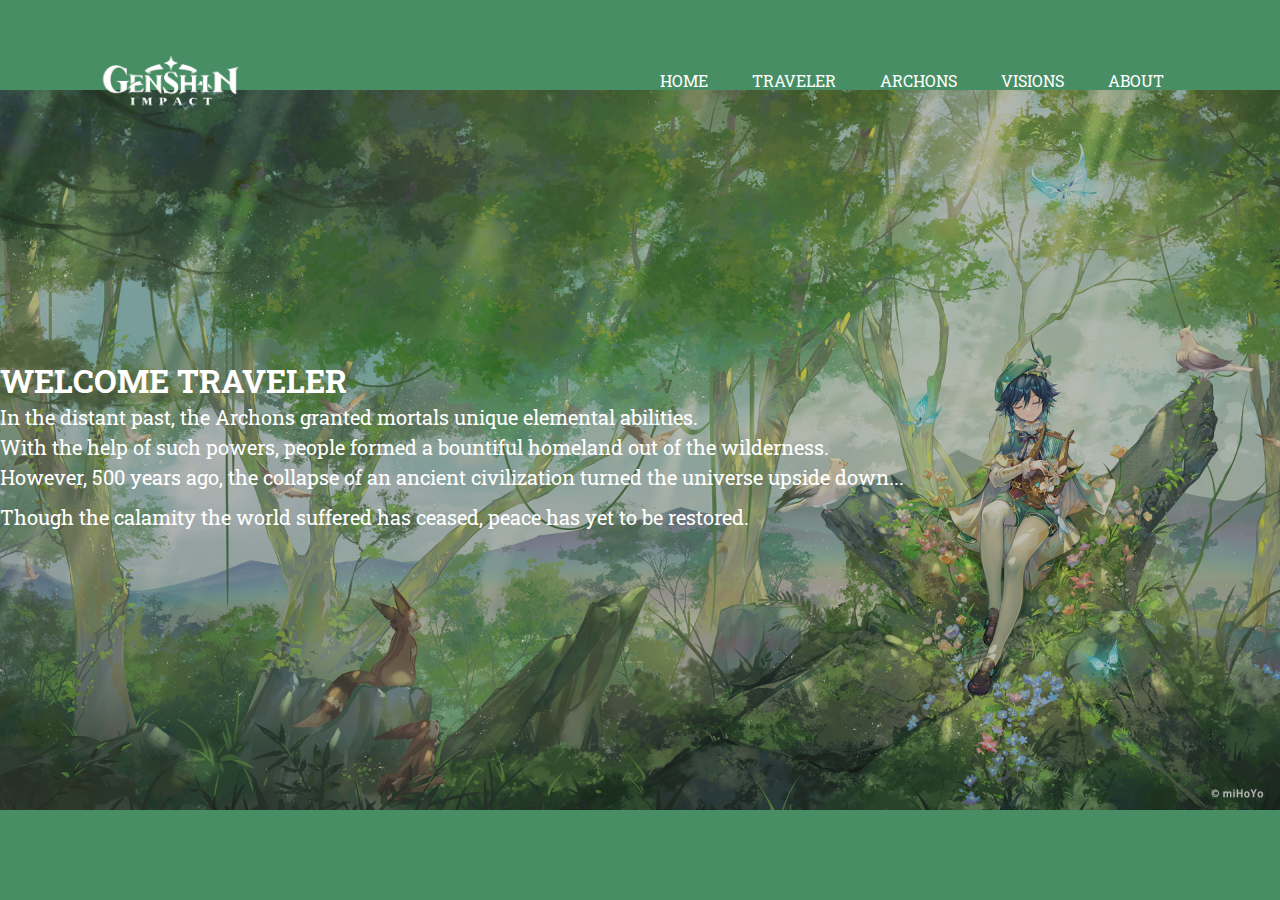
<file: index.html>
<!DOCTYPE html>
<html lang="en">
    <head>
        <meta charset="utf-8">
        <link rel="preconnect" href="https://fonts.googleapis.com">
        <link rel="preconnect" href="https://fonts.gstatic.com" crossorigin>
        <link href="https://fonts.googleapis.com/css2?family=Roboto+Slab&display=swap" rel="stylesheet">
        <title>Tevyalmanac: Venti's Introduction to Genshin Impact</title>
        <style>
            * {
                margin: 0;
                padding: 0;
                font-family: 'Roboto Slab', serif;
            }

            .banner{
                background-image: linear-gradient(rgba(0,0,0,0.25),rgba(0,0,0,0.25)),url(homebackground.jpg);
                background-color: #60bd85;
                width: 100%;
                height: 100vh;
                background-size: 100%;
                background-position: center;
                background-repeat: no-repeat;
                background-attachment: fixed;
            }
            #nav {
                width: 85%;
                margin: auto;
                padding: 35px 0;
                display: flex;
                align-items: center;
                justify-content: space-between;
            }

            .logo {
            width: 150px;
            }

            #nav ul li {
                list-style: none;
                display: inline-block;
                margin: 0 20px;
                position: relative;
            }

            #nav ul li a{
                text-decoration: none;
                color: white;
                text-transform: uppercase;
            }

            #nav ul li::after{
                content: '';
                height: 3px;
                width: 0;
                background: lightgreen;
                position: absolute;
                left: 0;
                bottom: -10px;
                transition: 0.3s;
            }

            #nav ul li:hover::after{
                width: 100%;
            }

            .intro {
                position: absolute;
                width: 100%;
                position: absolute;
                top: 50%;
                transform: translateY(-50%);
                text-align: left;
                color: white;
            }

            p.medium {
                line-height: 1.5;
                font-size: 20px;

            }

            p.big{
                line-height: 2.5;
                font-size: 20px;

            }

           
        </style>
    </head>
    <body>
        <div class="banner">
            <div id="nav">
                <img src="logo.png" class="logo" alt="genshinlogo">
                <a href="index.html"></a>
                <ul>
                    <li><a href="index.html">Home</a></li>
                    <li><a href="traveler.html">Traveler</a></li>
                    <li><a href="archons.html">Archons</a></li>
                    <li><a href="visions.html">Visions</a></li>
                    <li><a href="about.html">About</a></li>
                </ul>
            </div>

        </div>


        <div class="intro">
            <h1>WELCOME TRAVELER</h1>
            <p class="medium">In the distant past, the Archons granted mortals unique elemental abilities.<br>
            With the help of such powers, people formed a bountiful homeland out of the wilderness.<br>
            However, 500 years ago, the collapse of an ancient civilization turned the universe upside down...</p>
            <p class="big">Though the calamity the world suffered has ceased, peace has yet to be restored.</p>
        </div>
        
    </body>
</html>
</file>
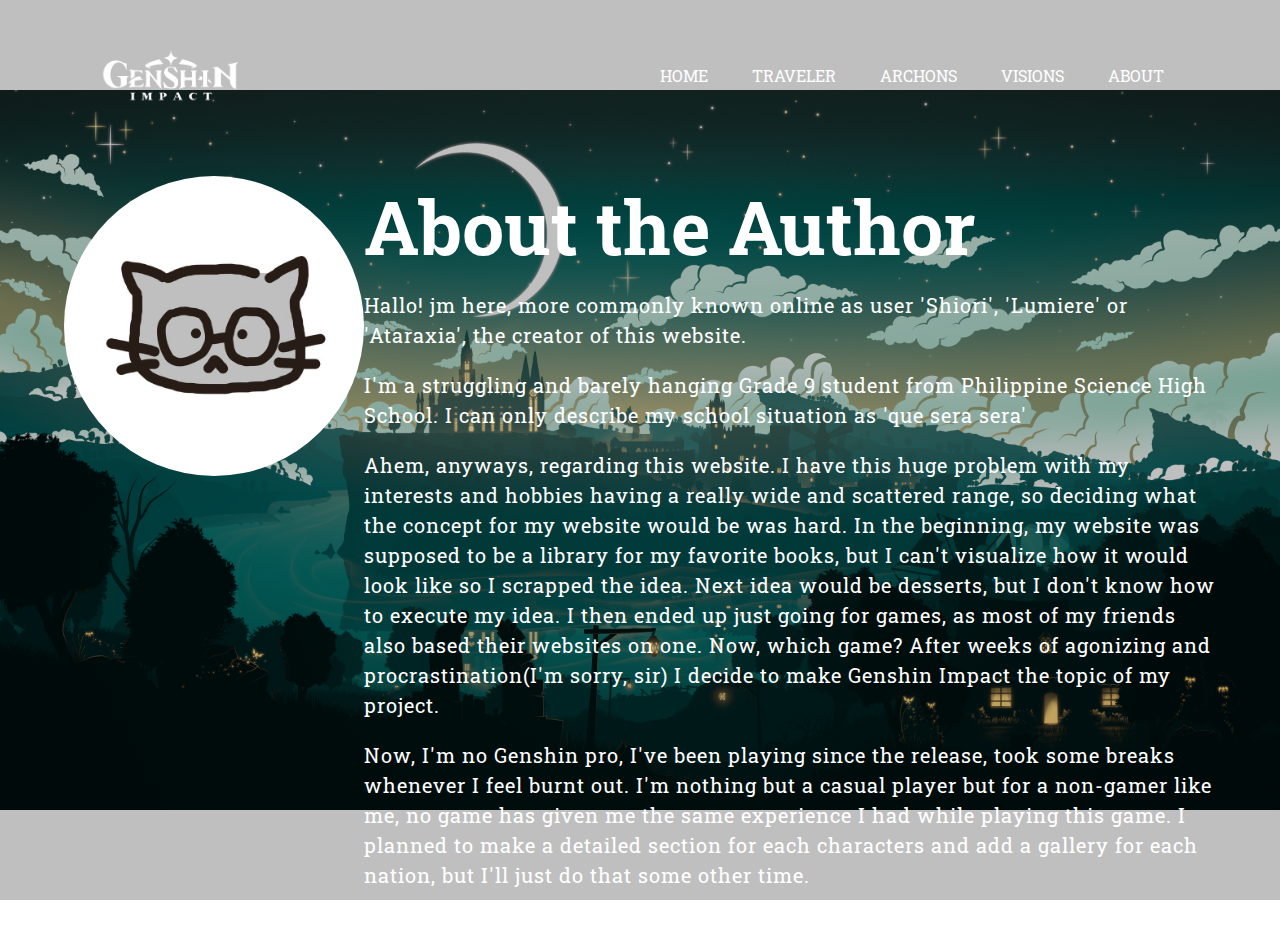
<file: about.html>
<!DOCTYPE html>
<html lang="en">
    <head>
        <meta charset="utf-8">
        <link rel="preconnect" href="https://fonts.googleapis.com">
        <link rel="preconnect" href="https://fonts.gstatic.com" crossorigin>
        <link href="https://fonts.googleapis.com/css2?family=Roboto+Slab&display=swap" rel="stylesheet">
        <title>Tevyalmanac: Venti's Introduction to Genshin Impact</title>
        <style>
            * {
                margin: 0;
                padding: 0;
                font-family: 'Roboto Slab', serif;
                box-sizing: border-box;
            }

            .banner{
                background-image: linear-gradient(rgba(0,0,0,0.25),rgba(0,0,0,0.25)),url(abtmebg.jpg);
                width: 100%;
                height: 100vh;
                background-size: 100%;
                background-position: center;
                background-repeat: no-repeat;
                background-attachment: fixed;
            }
            #nav {
                width: 85%;
                margin: auto;
                padding: 30px 0;
                display: flex;
                align-items: center;
                justify-content: space-between;
            }

            .logo {
            width: 150px;
            }

            #nav ul li {
                list-style: none;
                display: inline-block;
                margin: 0 20px;
                position: relative;
            }

            #nav ul li a{
                text-decoration: none;
                color: white;
                text-transform: uppercase;
            }

            #nav ul li::after{
                content: '';
                height: 3px;
                width: 0;
                background: #41787d;
                position: absolute;
                left: 0;
                bottom: -10px;
                transition: 0.3s;
            }

            #nav ul li:hover::after{
                width: 100%;
            }
            .about{
                width: 100%;
                height: 80vh;
                display: flex;
                padding: 25px 0px;                
            }
            .catto{
                height: 300px;
                width: 300px;
                border-radius: 50%;
                background-position: center;
                justify-content: center;
            }
            .about-body{
                width: 1000px;
            }
            .author{
                width: 1800px;
                max-width: 90%;
                margin: 0 auto;
                display: flex;
                justify-content: space-around;
            }
            .about-body h1{
                color: white;
                font-size: 75px;
                margin-bottom: 15px;
            }
            .about-body p{
                color: white;
                letter-spacing: 1px;
                line-height: 30px;
                font-size: 20px;
                margin-bottom: 20px;
            
            }

        </style>
    </head>
    <body>
        <div class="banner">
            <div id="nav">
                <img src="logo.png" class="logo" alt="genshinlogo">
                <a href="index.html"></a>
                <ul>
                    <li><a href="index.html">Home</a></li>
                    <li><a href="traveler.html">Traveler</a></li>
                    <li><a href="archons.html">Archons</a></li>
                    <li><a href="visions.html">Visions</a></li>
                    <li><a href="about.html">About</a></li>
                </ul>
            </div>
            <section class="about">
                <div class="author">
                    <img src="catto.jpg" class="catto" alt="catto">
                    <div class="about-body">
                        <h1>About the Author</h1>
                        <p>Hallo! jm here, more commonly known online as user 'Shiori', 'Lumiere' or 'Ataraxia', the creator of this website.</p>
                        <p>I'm a struggling and barely hanging Grade 9 student from Philippine Science High School. I can only describe my school situation as 'que sera sera'</p>
                        <p>Ahem, anyways, regarding this website. I have this huge problem with my interests and hobbies having a really wide and scattered range, so deciding
                        what the concept for my website would be was hard. In the beginning, my website was supposed to be a library for my favorite books, but I can't visualize
                        how it would look like so I scrapped the idea. Next idea would be desserts, but I don't know how to execute my idea. I then ended up just going for games, as 
                        most of my friends also based their websites on one. Now, which game? After weeks of agonizing and procrastination(I'm sorry, sir) I decide to make Genshin 
                        Impact the topic of my project.</p>
                        <p>Now, I'm no Genshin pro, I've been playing since the release, took some breaks whenever I feel burnt out. I'm nothing but a casual player but for a non-gamer like me,
                        no game has given me the same experience I had while playing this game. I planned to make a detailed section for each characters and add a gallery for each nation, but I'll just do that some other time.</p>
                        <p>I love this game so much and I hope you enjoy roaming on this website.</p>
                    </div>

                </div>
            </section>

        </div>


        
        
    </body>
</html>
</file>
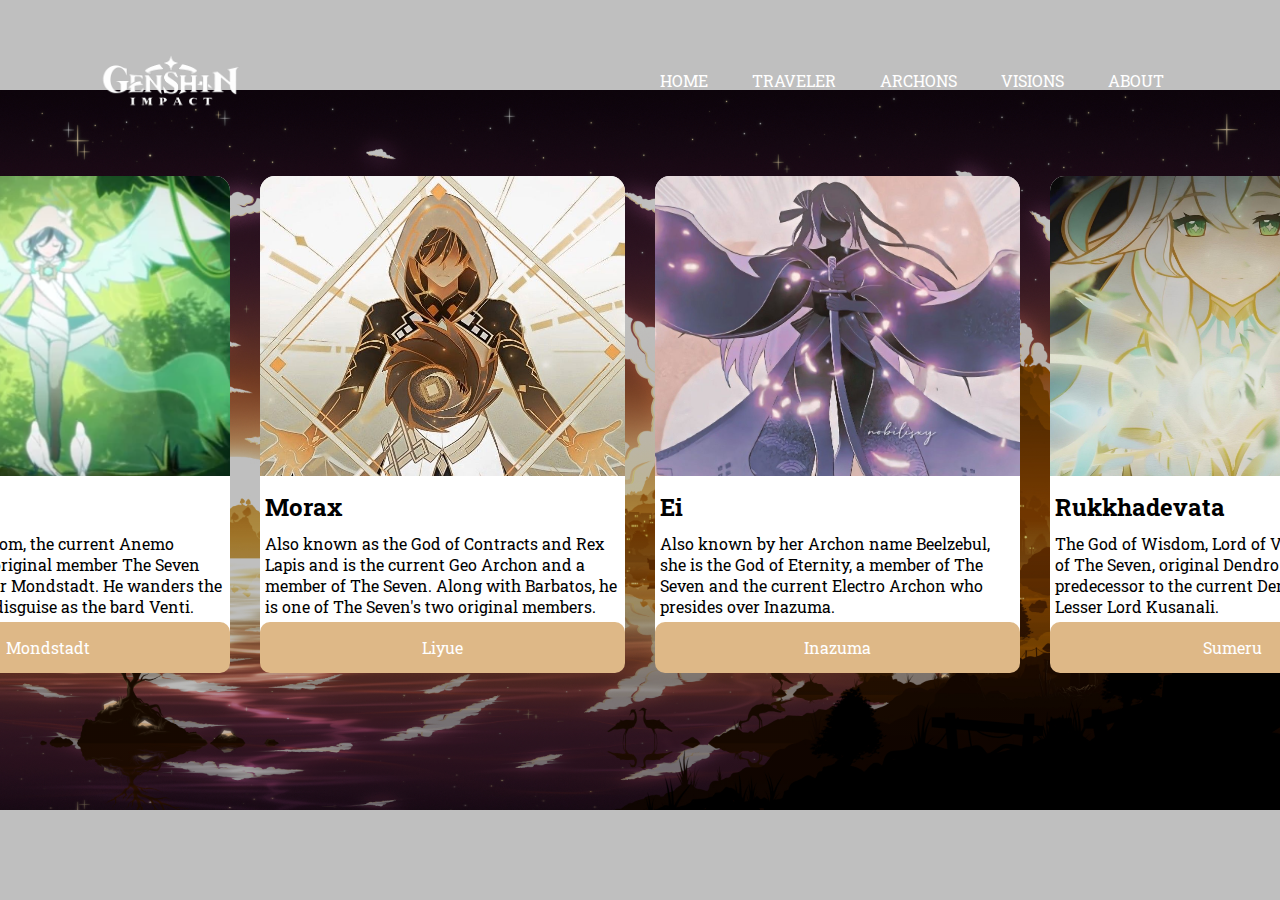
<file: archons.html>
<!DOCTYPE html>
<html lang="en">
    <head>
        <meta charset="utf-8">
        <link rel="preconnect" href="https://fonts.googleapis.com">
        <link rel="preconnect" href="https://fonts.gstatic.com" crossorigin>
        <link href="https://fonts.googleapis.com/css2?family=Roboto+Slab&display=swap" rel="stylesheet">
        <title>Tevyalmanac: Venti's Introduction to Genshin Impact</title>
        <style>
            * {
                margin: 0;
                padding: 0;
                font-family: 'Roboto Slab', serif;
            }

            .banner{
                background-image: linear-gradient(rgba(0,0,0,0.25),rgba(0,0,0,0.25)),url(archonsbg.jpg);
                width: 100%;
                height: 100vh;
                background-size: 100%;
                background-position: center;
                background-repeat: no-repeat;
            }
            #nav {
                width: 85%;
                margin: auto;
                padding: 35px 0;
                display: flex;
                align-items: center;
                justify-content: space-between;
            }

            .logo {
            width: 150px;
            }

            #nav ul li {
                list-style: none;
                display: inline-block;
                margin: 0 20px;
                position: relative;
            }

            #nav ul li a{
                text-decoration: none;
                color: white;
                text-transform: uppercase;
            }

            #nav ul li::after{
                content: '';
                height: 3px;
                width: 0;
                background: #cc827c;
                position: absolute;
                left: 0;
                bottom: -10px;
                transition: 0.3s;
            }

            #nav ul li:hover::after{
                width: 100%;
            }
            .container{
                display: flex;
                justify-content: center;
            }
            .card{
               background: white; 
               width: 365px;
               margin: 15px;
               border-radius: 15px;
            }
            .statue{
                height: 300px;
                margin-bottom: 10px;
                border-radius: 15px 15px 0 0;
            }
            .barbatos{
                background-image: url(barbatos.png);
                background-size: cover;
            }
            .morax{
                background-image: url(morax.jpg);
                background-size: cover;
            }
            .raiden{
                background-image: url(baal.jpg);
                background-size: cover;
                background-position: center;
            }
            .kusanali{
                background-image: url(rukkhadevata.jpg);
                background-size: cover;
            }
            .card h2 {
                padding: 5px;
            }
            .card p{
                padding: 5px;
            }
            button {
            background-color: burlywood; 
            border: none;
            color: white;
            padding: 15px 32px;
            text-decoration: none;
            display: block;
            font-size: 16px;
            border-radius: 10px;
            width: 365px;
            ;
            }

          
        </style>
    </head>
    <body>
        <div class="banner">
            <div id="nav">
                <img src="logo.png" class="logo" alt="genshinlogo">
                <ul>
                    <li><a href="index.html">Home</a></li>
                    <li><a href="traveler.html">Traveler</a></li>
                    <li><a href="archons.html">Archons</a></li>
                    <li><a href="visions.html">Visions</a></li>
                    <li><a href="about.html">About</a></li>
                </ul>
            </div>  
            <section class="container">
                <div class="card">
                    <div class="statue barbatos"></div>
                    <h2>Barbatos</h2>
                    <p>The God of Freedom, the current Anemo Archon, and an original member The Seven who presides over Mondstadt. He wanders the world in mortal disguise as the bard Venti.
                    </p>
                    <button type="button">Mondstadt</button>
                </div>
                <div class="card">
                    <div class="statue morax"></div>
                    <h2>Morax</h2>
                    <p>Also known as the God of Contracts and Rex Lapis and is the current Geo Archon and a member of The Seven. Along with Barbatos, he is one of The Seven's two original members.</p>
                    <button type="button">Liyue</button>
                </div>
                <div class="card">
                    <div class="statue raiden"></div>
                    <h2>Ei</h2>
                    <p>Also known by her Archon name Beelzebul, she is the God of Eternity, a member of The Seven and the current Electro Archon who presides over Inazuma.</p>
                    <button type="button">Inazuma</button>
                </div>
                <div class="card">
                    <div class="statue kusanali"></div>
                    <h2>Rukkhadevata</h2>
                    <p>The God of Wisdom, Lord of Verure, a member of The Seven, original Dendro Archon and the predecessor to the current Dendro Archon, Lesser Lord Kusanali.</p>
                    <button type="button">Sumeru</button>
                </div> 
            </section>
            </div>
        
         
        

            


       
    </body>
</html>
</file>
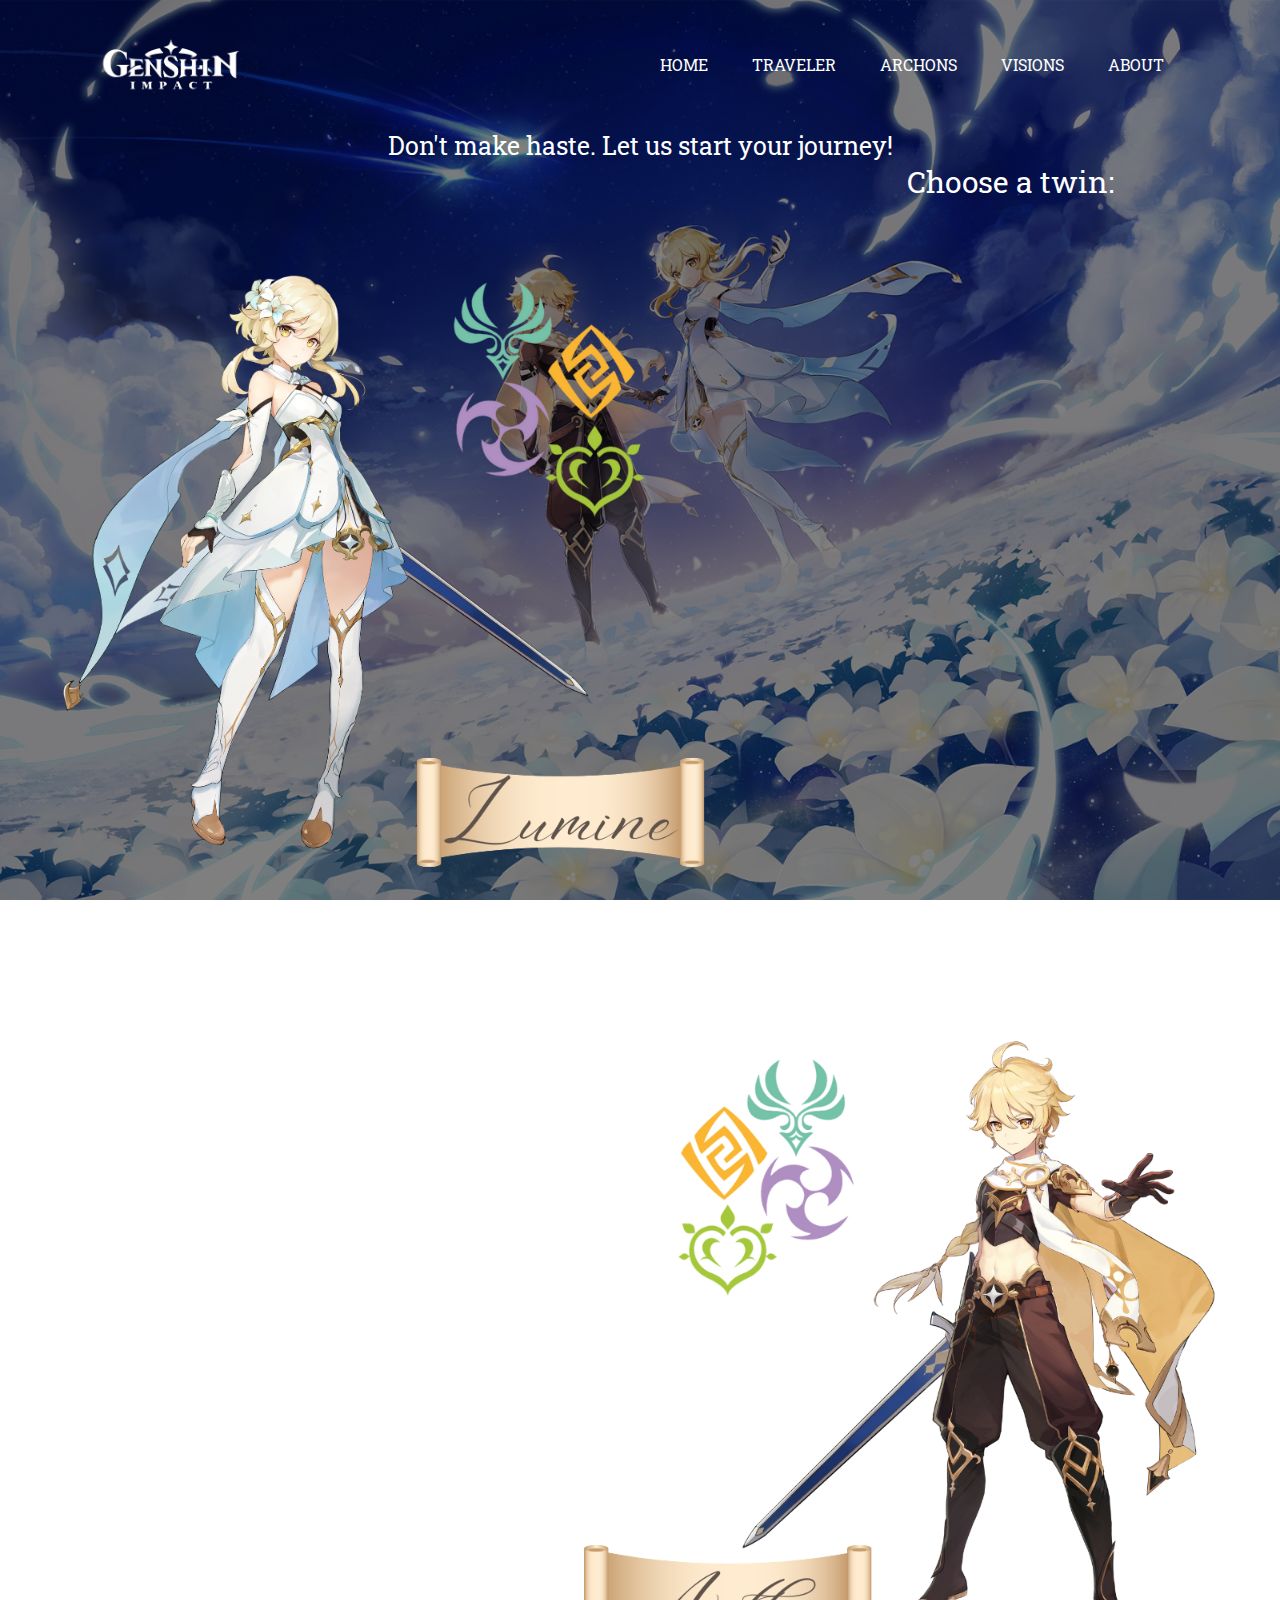
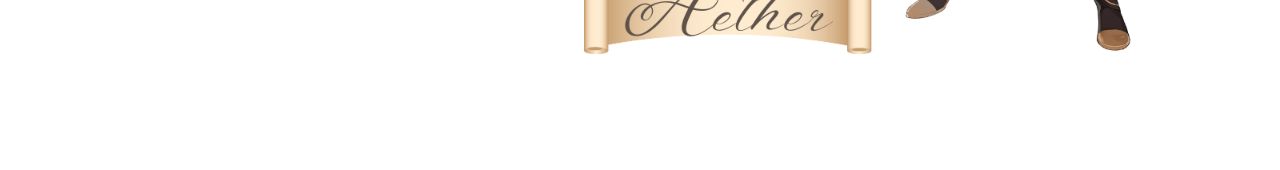
<file: traveler.html>
<!DOCTYPE html>
<html lang="en">
    <head>
        <meta charset="utf-8">
        <link rel="preconnect" href="https://fonts.googleapis.com">
        <link rel="preconnect" href="https://fonts.gstatic.com" crossorigin>
        <link href="https://fonts.googleapis.com/css2?family=Roboto+Slab&display=swap" rel="stylesheet">
        <title>Tevyalmanac: Venti's Introduction to Genshin Impact</title>
        <style>
            * {
                margin: 0;
                padding: 0;
                font-family: 'Roboto Slab', serif;
            }

            .banner{
                background-image: linear-gradient(rgba(0,0,0,0.5),rgba(0,0,0,0.5)),url(twins.jpg);
                background-size: cover;
                width: 100%;
                height: 125vh;
                background-position: center;
                background-repeat: no-repeat;
                background-attachment: fixed;
            }
            #nav {
                width: 85%;
                margin: auto;
                padding: 19px 0;
                display: flex;
                align-items: center;
                justify-content: space-between;
            }

            .logo {
            width: 150px;
            }

            #nav ul li {
                list-style: none;
                display: inline-block;
                margin: 0 20px;
                position: relative;
            }

            #nav ul li a{
                text-decoration: none;
                color: white;
                text-transform: uppercase;
            }

            #nav ul li::after{
                content: '';
                height: 3px;
                width: 0;
                background: #556fab;
                position: absolute;
                left: 0;
                bottom: -10px;
                transition: 0.3s;
            }

            #nav ul li:hover::after{
                width: 100%;
            }
            .onecol{
                float: left; 
                border-radius: 0px 15px 0px 0px;
            }
            .twocol{
                float: right; 
                border-radius: 0px 15px 0px 0px;
            }
            .midcol{
                border-radius: 0px 15px 0px 0px;
            }
          
        </style>
    </head>
    <body>
        <div class="banner">
            <div id="nav">
                <img src="logo.png" class="logo" alt="genshinlogo">
                <ul>
                    <li><a href="index.html">Home</a></li>
                    <li><a href="traveler.html">Traveler</a></li>
                    <li><a href="archons.html">Archons</a></li>
                    <li><a href="visions.html">Visions</a></li>
                    <li><a href="about.html">About</a></li>
                </ul>
            </div>
            <div class="row">
                <p class="question" style="margin-top: 0px; color: white; font-size: 25px; text-align: center;">Don't make haste. Let us start your journey!</p>
            </div>
            <div style="height: 370px;">
                <div class="row" style="margin-left: 20px;">
                 <div class="onecol">
                    <img src="lumine.png" alt="Lumine" height="800">
                </div> 
                <div class="twocol">
                    <img src="aether.png" alt="Lumine" height="800">
                </div>
                <div class="midcol">
                    <p style="text-align: center; font-size: 30px; color: white">Choose a twin:</p>                </div>
                </div> 
                
                
            </div>

            
        </div>


       
    </body>
</html>
</file>
